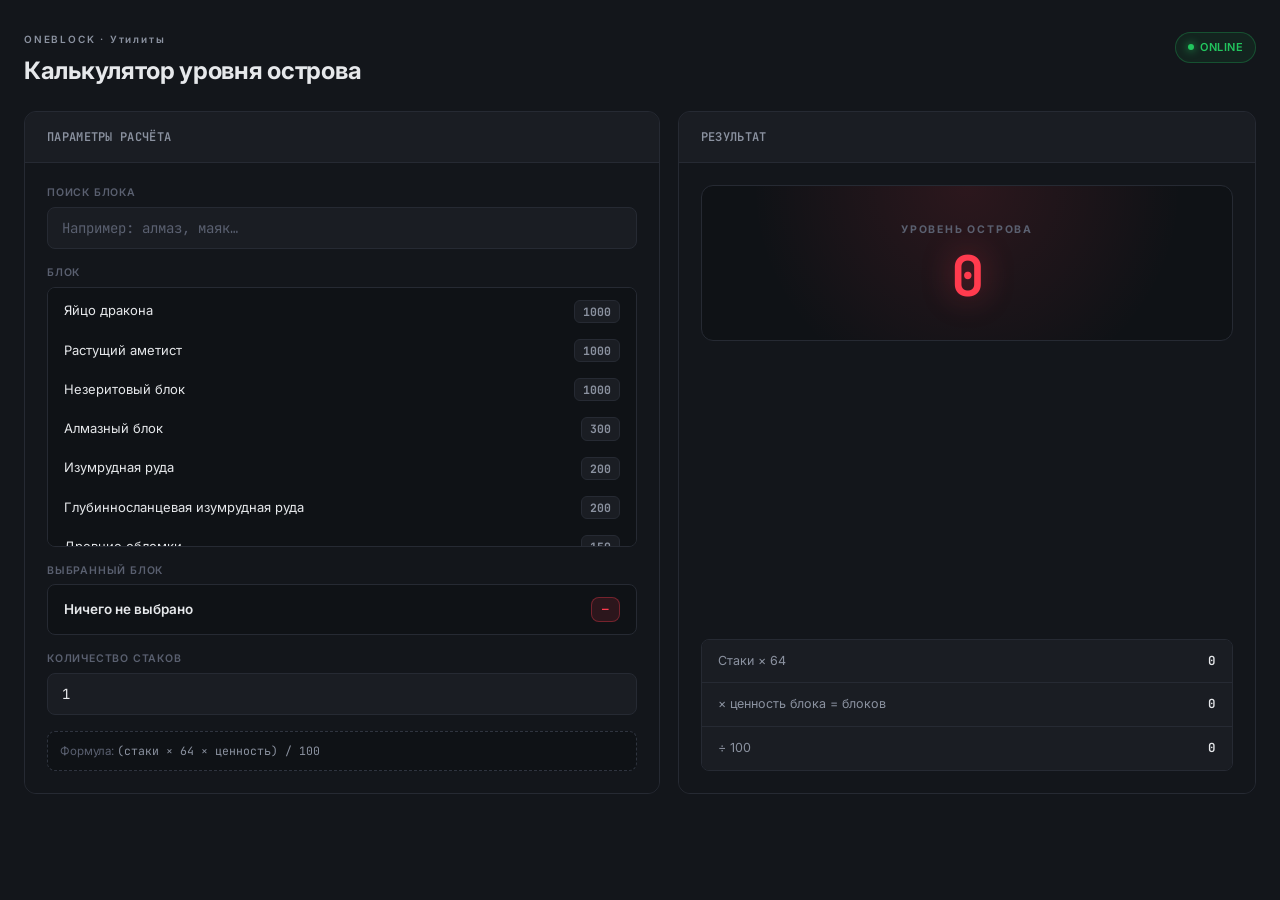
<file: level/index.html>
<!DOCTYPE html>
<html lang="ru">
<head>
<meta charset="UTF-8">
<meta name="viewport" content="width=device-width, initial-scale=1.0">
<title>Калькулятор уровня острова</title>
<link rel="preconnect" href="https://fonts.googleapis.com">
<link rel="preconnect" href="https://fonts.gstatic.com" crossorigin>
<link href="https://fonts.googleapis.com/css2?family=Inter:wght@400;600;700&family=JetBrains+Mono:wght@400;600;700&display=swap" rel="stylesheet">
<script>
(function () {
    var v = Date.now();
    var link = document.createElement('link');
    link.rel = 'stylesheet';
    link.href = 'level.css?v=' + v;
    document.head.appendChild(link);
})();
</script>
</head>
<body>

<div class="wrap">

    <div class="top">
        <div>
            <div class="top-label">ONEBLOCK · Утилиты</div>
            <div class="top-title">Калькулятор уровня острова</div>
        </div>
        <div class="pill pill-green">
            <span class="dot"></span> Online
        </div>
    </div>

    <div class="calc-grid">

        <div class="card">
            <div class="card-head">
                <div class="card-title">Параметры расчёта</div>
            </div>

            <div class="card-body">

                <div class="field">
                    <label class="field-label" for="blockSearch">Поиск блока</label>
                    <div class="search-box">
                        <input id="blockSearch" class="input" type="text" placeholder="Например: алмаз, маяк…" autocomplete="off">
                        <button type="button" id="searchClear" class="search-clear" aria-label="Очистить">×</button>
                    </div>
                </div>

                <div class="field">
                    <label class="field-label">Блок</label>
                    <div id="blockList" class="block-list"></div>
                </div>

                <div class="field">
                    <label class="field-label">Выбранный блок</label>
                    <div class="selected-block" id="selectedBlock">
                        <span class="selected-name">Ничего не выбрано</span>
                        <span class="selected-value vl-badge" id="selectedValue">—</span>
                    </div>
                </div>

                <div class="field">
                    <label class="field-label" for="stacks">Количество стаков</label>
                    <input id="stacks" class="input" type="number" min="0" step="any" value="1">
                </div>

                <div class="field-hint">
                    Формула: <span class="mono">(стаки × 64 × ценность) / 100</span>
                </div>

            </div>
        </div>

        <div class="card">
            <div class="card-head">
                <div class="card-title">Результат</div>
            </div>

            <div class="card-body result-body">

                <div class="result-main">
                    <div class="result-label">Уровень острова</div>
                    <div class="result-value" id="resultLevel">0</div>
                </div>

                <div class="result-rows">
                    <div class="result-row">
                        <span>Стаки × 64</span>
                        <span class="mono" id="outBlocks">0</span>
                    </div>
                    <div class="result-row">
                        <span>× ценность блока = блоков</span>
                        <span class="mono" id="outScore">0</span>
                    </div>
                    <div class="result-row">
                        <span>÷ 100</span>
                        <span class="mono" id="outLevel">0</span>
                    </div>
                </div>
            </div>
        </div>
    </div>
</div>

<script>
(function () {
    var v = Date.now();
    var s = document.createElement('script');
    s.src = 'level.js?v=' + v;
    document.body.appendChild(s);
})();
</script>

</body>
</html>
</file>
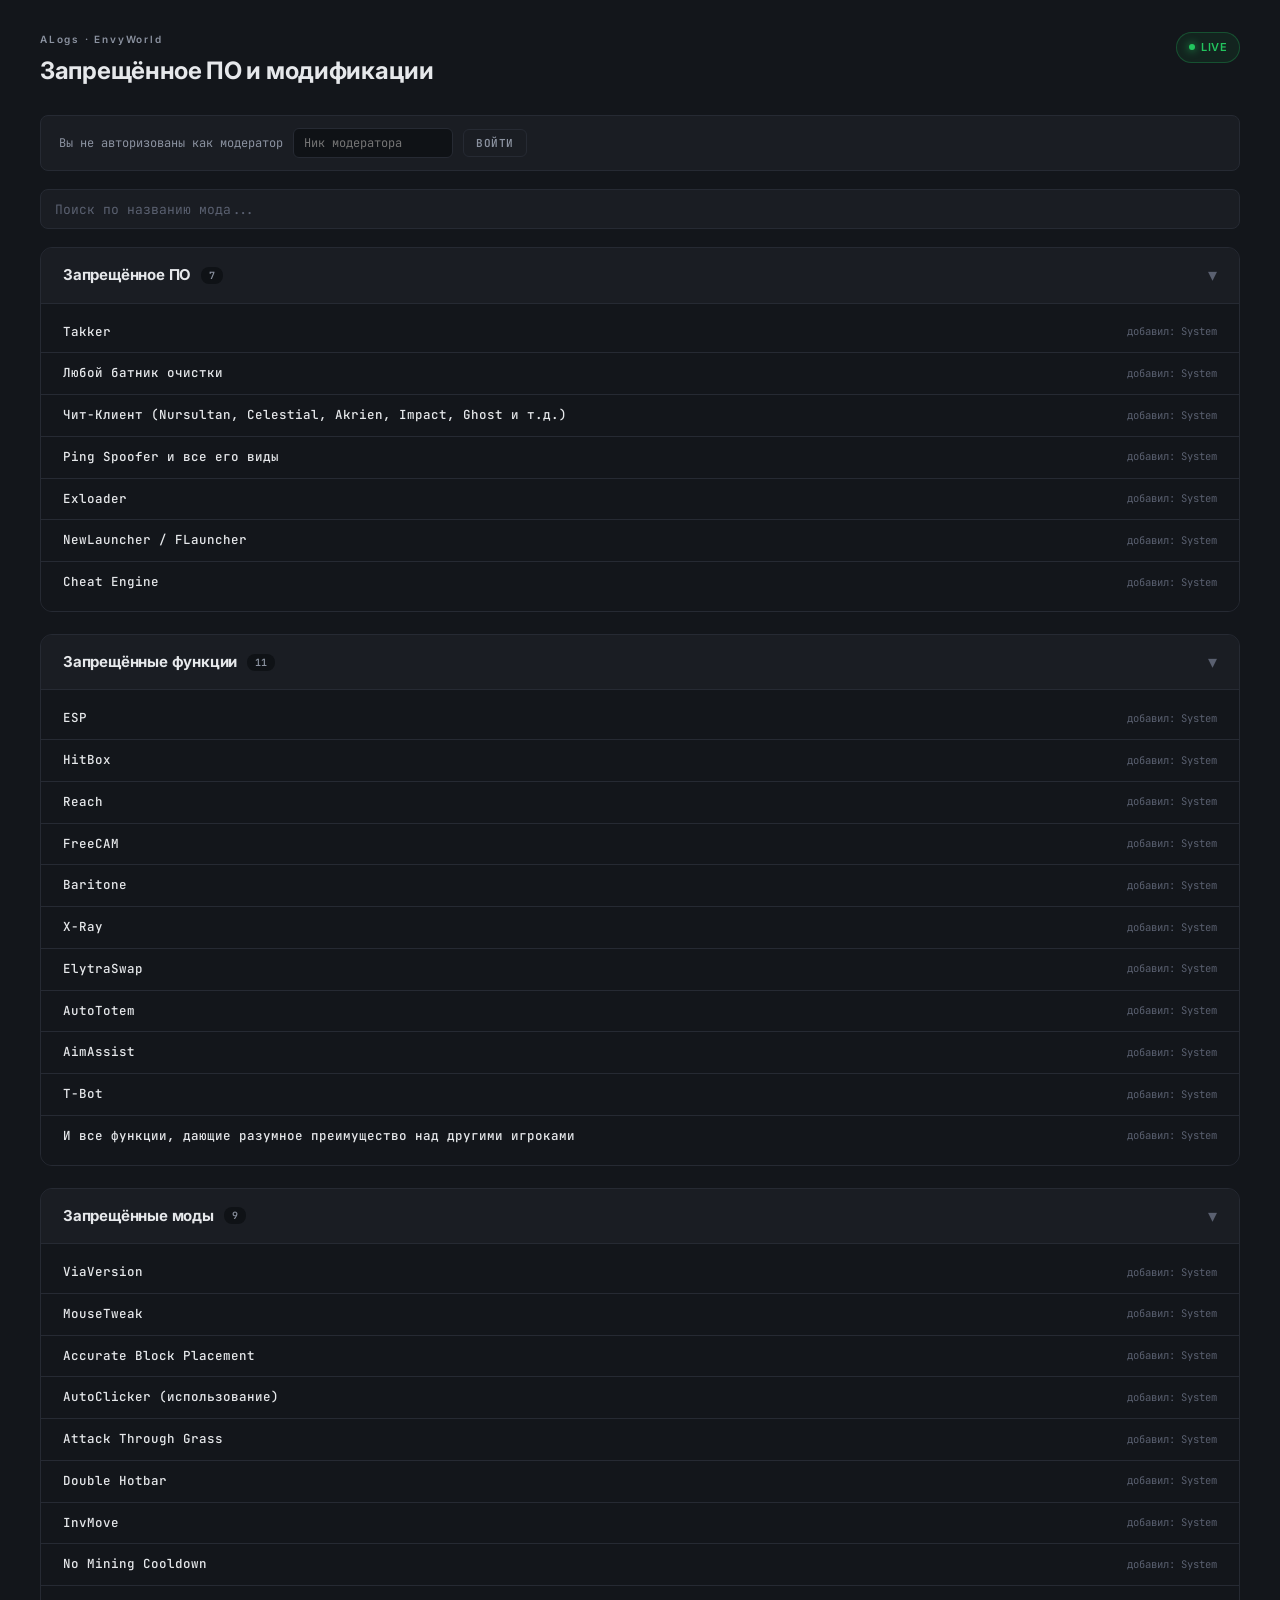
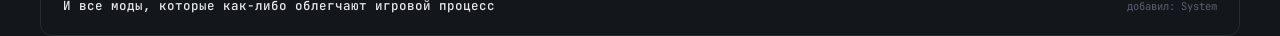
<file: mods/index.html>
<!DOCTYPE html>
<html lang="ru">
<head>
<meta charset="UTF-8">
<meta name="viewport" content="width=device-width, initial-scale=1.0">
<title>akv5 | Моды</title>
<link href="https://fonts.googleapis.com/css2?family=Inter:wght@400;500;600;700&family=JetBrains+Mono:wght@400;500;600&display=swap" rel="stylesheet">
<style>
  * { box-sizing: border-box; margin: 0; padding: 0; }
  :root {
    --bg: #13161b;
    --bg-card: #1a1d23;
    --bg-inset: #0f1216;
    --bg-hover: #21252d;
    --border: #262a33;
    --border-soft: #2f343f;
    --text: #e6e8eb;
    --text-muted: #8b92a0;
    --text-dim: #5a6070;
    --accent: #ff3b4e;
    --accent-hover: #ff5568;
    --accent-soft: rgba(255, 59, 78, 0.12);
    --accent-border: rgba(255, 59, 78, 0.35);
    --green: #22c55e;
    --yellow: #eab308;
    --red: #ef4444;
    --mono: 'JetBrains Mono', monospace;
    --radius: 12px;
    --radius-sm: 8px;
  }
  html, body { height: 100%; }
  body {
    font-family: 'Inter', -apple-system, sans-serif;
    background: var(--bg);
    color: var(--text);
    min-height: 100vh;
    font-size: 14px;
    line-height: 1.5;
    padding: 32px 24px;
    background-attachment: fixed;
  }
  .wrap { max-width: 1200px; margin: 0 auto; }

  .top {
    display: flex;
    justify-content: space-between;
    align-items: flex-start;
    margin-bottom: 26px;
    flex-wrap: wrap;
    gap: 14px;
  }
  .top-label {
    font-size: 10px;
    letter-spacing: 1.8px;
    color: var(--text-muted);
    margin-bottom: 6px;
    font-weight: 600;
  }
  .top-title {
    font-size: 24px;
    font-weight: 700;
    letter-spacing: -0.3px;
    color: var(--text);
  }
  .pill {
    display: inline-flex;
    align-items: center;
    gap: 6px;
    padding: 6px 12px;
    border-radius: 100px;
    font-size: 11px;
    font-weight: 600;
    letter-spacing: 0.5px;
    background: var(--bg-card);
    border: 1px solid var(--border);
    color: var(--text-muted);
    text-transform: uppercase;
  }
  .pill-green {
    color: var(--green);
    background: rgba(34, 197, 94, 0.08);
    border-color: rgba(34, 197, 94, 0.28);
  }
  .pill-green .dot {
    width: 6px; height: 6px; border-radius: 50%;
    background: currentColor;
    box-shadow: 0 0 8px currentColor;
    animation: pulse 2s infinite;
  }
  @keyframes pulse { 0%,100%{opacity:1} 50%{opacity:.4} }

  /* ===== Карточки-секции ===== */
  .section {
    background: var(--bg-card);
    border: 1px solid var(--border);
    border-radius: var(--radius);
    overflow: hidden;
    margin-bottom: 22px;
  }
  .section-head {
    display: flex;
    justify-content: space-between;
    align-items: center;
    padding: 16px 22px;
    border-bottom: 1px solid var(--border);
    background: var(--bg-card);
    cursor: pointer;
    user-select: none;
  }
  .section-head-left {
    display: flex;
    align-items: center;
    gap: 10px;
  }
  .section-title {
    font-size: 15px;
    font-weight: 700;
    letter-spacing: -0.2px;
    color: var(--text);
  }
  .section-count {
    background: var(--bg-inset);
    border-radius: 8px;
    padding: 1px 8px;
    font-size: 10px;
    color: var(--text-muted);
    font-weight: 600;
    font-family: var(--mono);
  }
  .section-toggle {
    color: var(--text-dim);
    font-size: 18px;
    transition: transform 0.2s;
    line-height: 1;
  }
  .section.collapsed .section-toggle { transform: rotate(-90deg); }
  .section.collapsed .section-body { display: none; }

  .section-body {
    padding: 8px 0;
    background: var(--bg);
  }

  /* ===== Список модов ===== */
  .mod-item {
    display: flex;
    justify-content: space-between;
    align-items: center;
    padding: 11px 22px;
    border-bottom: 1px solid var(--border);
    font-family: var(--mono);
    font-size: 12.5px;
    transition: background 0.12s;
  }
  .mod-item:last-child { border-bottom: none; }
  .mod-item:hover { background: var(--bg-hover); }

  .mod-name {
    color: var(--text);
    font-weight: 500;
    word-break: break-word;
  }
  .mod-meta {
    display: flex;
    align-items: center;
    gap: 10px;
    flex-shrink: 0;
    margin-left: 12px;
  }
  .mod-author {
    font-size: 10.5px;
    color: var(--text-dim);
    font-family: var(--mono);
    white-space: nowrap;
  }
  .mod-delete {
    background: transparent;
    border: 1px solid rgba(239, 68, 68, 0.35);
    color: var(--red);
    border-radius: 6px;
    padding: 3px 9px;
    font-size: 11px;
    font-family: var(--mono);
    font-weight: 600;
    cursor: pointer;
    transition: all 0.12s;
    display: none; /* показываем только админу */
  }
  .mod-delete:hover {
    background: rgba(239, 68, 68, 0.12);
    border-color: var(--red);
  }
  .mod-item.empty {
    color: var(--text-dim);
    font-style: italic;
    justify-content: center;
    padding: 24px;
    font-family: inherit;
  }

  /* ===== Форма добавления ===== */
  .add-card {
    background: var(--bg-card);
    border: 1px solid var(--border);
    border-radius: var(--radius);
    padding: 22px;
    margin-bottom: 22px;
  }
  .add-title {
    font-size: 14px;
    font-weight: 700;
    color: var(--text);
    margin-bottom: 16px;
    display: flex;
    align-items: center;
    gap: 8px;
  }
  .add-title::before {
    content: '';
    width: 3px; height: 16px;
    background: var(--accent);
    border-radius: 2px;
    display: inline-block;
  }
  .form-row {
    display: grid;
    grid-template-columns: 180px 1fr 200px auto;
    gap: 10px;
    align-items: end;
  }
  @media (max-width: 800px) {
    .form-row { grid-template-columns: 1fr; }
  }
  .form-group {
    display: flex;
    flex-direction: column;
    gap: 6px;
  }
  .form-group label {
    font-size: 10.5px;
    color: var(--text-muted);
    letter-spacing: 0.1em;
    text-transform: uppercase;
    font-weight: 600;
  }
  .form-group select,
  .form-group input {
    width: 100%;
    height: 40px;
    background: var(--bg-inset);
    border: 1px solid var(--border);
    border-radius: var(--radius-sm);
    color: var(--text);
    font-family: var(--mono);
    font-size: 13px;
    padding: 0 12px;
    outline: none;
    transition: border-color 0.15s, background 0.15s;
  }
  .form-group select:hover,
  .form-group input:hover { background: var(--bg-hover); }
  .form-group select:focus,
  .form-group input:focus { border-color: var(--accent); }
  .form-group input::placeholder { color: var(--text-dim); }

  .btn-add {
    height: 40px;
    background: var(--accent);
    border: none;
    border-radius: var(--radius-sm);
    color: #fff;
    font-family: inherit;
    font-size: 12px;
    font-weight: 700;
    letter-spacing: 0.5px;
    padding: 0 20px;
    cursor: pointer;
    text-transform: uppercase;
    transition: background 0.15s;
    white-space: nowrap;
  }
  .btn-add:hover { background: var(--accent-hover); }
  .btn-add:disabled { opacity: 0.4; cursor: not-allowed; }

  .form-msg {
    margin-top: 12px;
    font-size: 12px;
    font-family: var(--mono);
    min-height: 16px;
  }
  .form-msg.ok { color: var(--green); }
  .form-msg.err { color: var(--red); }

  /* ===== Блок статуса авторизации ===== */
  .auth-bar {
    display: flex;
    align-items: center;
    gap: 10px;
    padding: 12px 18px;
    background: var(--bg-card);
    border: 1px solid var(--border);
    border-radius: var(--radius-sm);
    margin-bottom: 18px;
    font-size: 12px;
    font-family: var(--mono);
    flex-wrap: wrap;
  }
  .auth-bar .who {
    color: var(--text-muted);
  }
  .auth-bar .who b { color: var(--text); }
  .auth-bar input {
    background: var(--bg-inset);
    border: 1px solid var(--border);
    border-radius: 6px;
    color: var(--text);
    font-family: var(--mono);
    font-size: 12px;
    padding: 6px 10px;
    outline: none;
    width: 160px;
  }
  .auth-bar input:focus { border-color: var(--accent); }
  .auth-bar .btn-sm {
    background: transparent;
    border: 1px solid var(--border);
    border-radius: 6px;
    color: var(--text-muted);
    font-family: inherit;
    font-size: 11px;
    font-weight: 600;
    padding: 6px 12px;
    cursor: pointer;
    transition: all 0.12s;
    text-transform: uppercase;
    letter-spacing: 0.5px;
  }
  .auth-bar .btn-sm:hover { border-color: var(--accent); color: var(--accent); }

  .admin-badge {
    display: inline-flex;
    align-items: center;
    gap: 5px;
    background: rgba(255, 59, 78, 0.1);
    border: 1px solid var(--accent-border);
    color: var(--accent);
    border-radius: 100px;
    padding: 3px 10px;
    font-size: 10px;
    font-weight: 700;
    text-transform: uppercase;
    letter-spacing: 0.5px;
  }

  /* ===== Поиск ===== */
  .search-wrap {
    position: relative;
    margin-bottom: 18px;
  }
  .search-wrap input {
    width: 100%;
    height: 40px;
    background: var(--bg-card);
    border: 1px solid var(--border);
    border-radius: var(--radius-sm);
    color: var(--text);
    font-family: var(--mono);
    font-size: 13px;
    padding: 0 14px;
    outline: none;
    transition: border-color 0.15s;
  }
  .search-wrap input:focus { border-color: var(--accent); }
  .search-wrap input::placeholder { color: var(--text-dim); }

  /* ===== Скроллбар ===== */
  ::-webkit-scrollbar { width: 8px; height: 8px; }
  ::-webkit-scrollbar-track { background: transparent; }
  ::-webkit-scrollbar-thumb { background: var(--border-soft); border-radius: 4px; }
  ::-webkit-scrollbar-thumb:hover { background: #3a3f4a; }

  @media (max-width: 600px) {
    body { padding: 20px 14px; }
    .top-title { font-size: 18px; }
    .mod-item { padding: 10px 16px; flex-direction: column; align-items: flex-start; gap: 6px; }
    .mod-meta { margin-left: 0; }
  }
</style>
</head>
<body>
<div class="wrap">

  <!-- Шапка -->
  <header class="top">
    <div>
      <div class="top-label">ALogs · EnvyWorld</div>
      <h1 class="top-title">Запрещённое ПО и модификации</h1>
    </div>
    <span class="pill pill-green">
      <span class="dot"></span> LIVE
    </span>
  </header>

  <!-- Панель авторизации -->
  <div class="auth-bar" id="authBar">
    <span class="who" id="authWho">Вы не авторизованы как модератор</span>
    <input type="text" id="moderInput" placeholder="Ник модератора" list="moderList" autocomplete="off">
    <datalist id="moderList"></datalist>
    <button class="btn-sm" id="btnAuth">Войти</button>
    <button class="btn-sm" id="btnLogout" style="display:none;">Выйти</button>
  </div>

  <!-- Поиск -->
  <div class="search-wrap">
    <input type="text" id="searchInput" placeholder="Поиск по названию мода..." autocomplete="off">
  </div>

  <!-- Форма добавления -->
  <div class="add-card" id="addCard" style="display:none;">
    <div class="add-title">Добавить запрещённый мод</div>
    <div class="form-row">
      <div class="form-group">
        <label>Раздел</label>
        <select id="formSection">
          <option value="software">Запрещённое ПО</option>
          <option value="functions">Запрещённые функции</option>
          <option value="mods" selected>Запрещённые моды</option>
        </select>
      </div>
      <div class="form-group">
        <label>Название</label>
        <input type="text" id="formName" placeholder="Например: Baritone" autocomplete="off">
      </div>
      <div class="form-group">
        <label>Добавил (модератор)</label>
        <input type="text" id="formAuthor" placeholder="EW_Moder1" list="moderList" autocomplete="off" readonly>
      </div>
      <button class="btn-add" id="btnAdd">Добавить</button>
    </div>
    <div class="form-msg" id="formMsg"></div>
  </div>

  <!-- Секции со списками -->
  <div id="sectionsContainer"></div>

</div>

<script>
(function () {
  'use strict';

  // ===== Конфигурация =====
  const ADMIN_IP = '95.188.76.229';          // твой IP
  const IP_API = 'https://api.ipify.org?format=json';
  const STORAGE_KEY = 'envyworld_forbidden_mods_v1';
  const MODERATORS = [
    'EW_Moder1', 'EW_Moder2', 'EW_Moder3', 'EW_Moder4',
    'EW_Moder5', 'EW_Moder6', 'EW_Moder7',
    'EW_Moder7_1', 'EW_Moder7_2', 'EW_Moder7_3'
  ];

  // ===== Предзаполненный список =====
  const DEFAULT_DATA = {
    software: [
      { name: 'Takker', addedBy: 'System' },
      { name: 'Любой батник очистки', addedBy: 'System' },
      { name: 'Чит-Клиент (Nursultan, Celestial, Akrien, Impact, Ghost и т.д.)', addedBy: 'System' },
      { name: 'Ping Spoofer и все его виды', addedBy: 'System' },
      { name: 'Exloader', addedBy: 'System' },
      { name: 'NewLauncher / FLauncher', addedBy: 'System' },
      { name: 'Cheat Engine', addedBy: 'System' }
    ],
    functions: [
      { name: 'ESP', addedBy: 'System' },
      { name: 'HitBox', addedBy: 'System' },
      { name: 'Reach', addedBy: 'System' },
      { name: 'FreeCAM', addedBy: 'System' },
      { name: 'Baritone', addedBy: 'System' },
      { name: 'X-Ray', addedBy: 'System' },
      { name: 'ElytraSwap', addedBy: 'System' },
      { name: 'AutoTotem', addedBy: 'System' },
      { name: 'AimAssist', addedBy: 'System' },
      { name: 'T-Bot', addedBy: 'System' },
      { name: 'И все функции, дающие разумное преимущество над другими игроками', addedBy: 'System' }
    ],
    mods: [
      { name: 'ViaVersion', addedBy: 'System' },
      { name: 'MouseTweak', addedBy: 'System' },
      { name: 'Accurate Block Placement', addedBy: 'System' },
      { name: 'AutoClicker (использование)', addedBy: 'System' },
      { name: 'Attack Through Grass', addedBy: 'System' },
      { name: 'Double Hotbar', addedBy: 'System' },
      { name: 'InvMove', addedBy: 'System' },
      { name: 'No Mining Cooldown', addedBy: 'System' },
      { name: 'И все моды, которые как-либо облегчают игровой процесс', addedBy: 'System' }
    ]
  };

  const SECTION_LABELS = {
    software: 'Запрещённое ПО',
    functions: 'Запрещённые функции',
    mods: 'Запрещённые моды'
  };

  // ===== Состояние =====
  let data = null;
  let currentModer = localStorage.getItem('envyworld_moder') || '';
  let isAdmin = false;
  let searchQuery = '';

  // ===== Утилиты =====
  function el(id) { return document.getElementById(id); }
  function esc(s) {
    if (s == null) return '';
    return String(s)
      .replace(/&/g, '&amp;')
      .replace(/</g, '&lt;')
      .replace(/>/g, '&gt;')
      .replace(/"/g, '&quot;')
      .replace(/'/g, '&#39;');
  }
  function loadData() {
    try {
      const raw = localStorage.getItem(STORAGE_KEY);
      if (raw) {
        data = JSON.parse(raw);
        // гарантируем наличие всех ключей
        ['software','functions','mods'].forEach(function (k) {
          if (!Array.isArray(data[k])) data[k] = [];
        });
      } else {
        data = JSON.parse(JSON.stringify(DEFAULT_DATA));
        saveData();
      }
    } catch (e) {
      data = JSON.parse(JSON.stringify(DEFAULT_DATA));
    }
  }
  function saveData() {
    localStorage.setItem(STORAGE_KEY, JSON.stringify(data));
  }

  // ===== Проверка IP =====
  async function checkAdmin() {
    try {
      const res = await fetch(IP_API);
      const json = await res.json();
      isAdmin = (json.ip === ADMIN_IP);
    } catch (e) {
      isAdmin = false;
    }
    updateAuthUI();
  }

  // ===== UI авторизации =====
  function updateAuthUI() {
    const who = el('authWho');
    const input = el('moderInput');
    const btnAuth = el('btnAuth');
    const btnLogout = el('btnLogout');
    const addCard = el('addCard');
    const formAuthor = el('formAuthor');

    // datalist модераторов
    const dl = el('moderList');
    dl.innerHTML = MODERATORS.map(function (m) { return '<option value="' + esc(m) + '">'; }).join('');

    if (isAdmin) {
      who.innerHTML = '<span class="admin-badge">ADMIN</span> <b>akv5</b> — полный доступ';
      input.style.display = 'none';
      btnAuth.style.display = 'none';
      btnLogout.style.display = 'none';
      addCard.style.display = '';
      formAuthor.value = 'akv5';
      formAuthor.readOnly = true;
    } else if (currentModer) {
      who.innerHTML = 'Вы вошли как <b>' + esc(currentModer) + '</b>';
      input.style.display = 'none';
      btnAuth.style.display = 'none';
      btnLogout.style.display = '';
      addCard.style.display = '';
      formAuthor.value = currentModer;
      formAuthor.readOnly = true;
    } else {
      who.textContent = 'Вы не авторизованы как модератор';
      input.style.display = '';
      btnAuth.style.display = '';
      btnLogout.style.display = 'none';
      addCard.style.display = 'none';
      formAuthor.value = '';
      formAuthor.readOnly = true;
    }
    renderSections();
  }

  // ===== Рендер секций =====
  function renderSections() {
    const container = el('sectionsContainer');
    const q = searchQuery.toLowerCase();
    let html = '';

    ['software','functions','mods'].forEach(function (key) {
      let items = data[key] || [];
      if (q) {
        items = items.filter(function (it) {
          return it.name.toLowerCase().indexOf(q) !== -1;
        });
      }
      const count = items.length;
      const label = SECTION_LABELS[key];

      html += '<div class="section" data-section="' + key + '">';
      html += '  <div class="section-head" data-toggle="' + key + '">';
      html += '    <div class="section-head-left">';
      html += '      <span class="section-title">' + esc(label) + '</span>';
      html += '      <span class="section-count">' + count + '</span>';
      html += '    </div>';
      html += '    <span class="section-toggle">▾</span>';
      html += '  </div>';
      html += '  <div class="section-body">';

      if (!items.length) {
        html += '<div class="mod-item empty">Ничего не найдено</div>';
      } else {
        items.forEach(function (item, idx) {
          const realIndex = data[key].indexOf(item); // индекс в исходном массиве
          html += '<div class="mod-item" data-key="' + key + '" data-index="' + realIndex + '">';
          html += '  <span class="mod-name">' + esc(item.name) + '</span>';
          html += '  <span class="mod-meta">';
          html += '    <span class="mod-author">добавил: ' + esc(item.addedBy || '—') + '</span>';
          if (isAdmin) {
            html += '    <button class="mod-delete" data-key="' + key + '" data-index="' + realIndex + '" title="Удалить">✕</button>';
          }
          html += '  </span>';
          html += '</div>';
        });
      }

      html += '  </div>';
      html += '</div>';
    });

    container.innerHTML = html;

    // обработчики сворачивания
    container.querySelectorAll('.section-head').forEach(function (head) {
      head.addEventListener('click', function () {
        const section = head.closest('.section');
        section.classList.toggle('collapsed');
      });
    });

    // обработчики удаления
    if (isAdmin) {
      container.querySelectorAll('.mod-delete').forEach(function (btn) {
        btn.addEventListener('click', function (e) {
          e.stopPropagation();
          const key = btn.getAttribute('data-key');
          const index = parseInt(btn.getAttribute('data-index'), 10);
          if (isNaN(index)) return;
          if (!confirm('Удалить «' + data[key][index].name + '»?')) return;
          data[key].splice(index, 1);
          saveData();
          renderSections();
        });
      });
    }
  }

  // ===== Добавление =====
  function addItem() {
    const section = el('formSection').value;
    const name = el('formName').value.trim();
    const author = isAdmin ? 'akv5' : currentModer;
    const msg = el('formMsg');

    if (!name) {
      msg.className = 'form-msg err';
      msg.textContent = 'Введите название мода.';
      return;
    }
    if (!author) {
      msg.className = 'form-msg err';
      msg.textContent = 'Вы не авторизованы как модератор.';
      return;
    }
    if (!isAdmin && MODERATORS.indexOf(author) === -1) {
      msg.className = 'form-msg err';
      msg.textContent = 'Ник «' + author + '» не найден в списке модераторов.';
      return;
    }

    // проверка на дубликат (регистронезависимо)
    const exists = (data[section] || []).some(function (it) {
      return it.name.toLowerCase() === name.toLowerCase();
    });
    if (exists) {
      msg.className = 'form-msg err';
      msg.textContent = 'Такой мод уже есть в этом разделе.';
      return;
    }

    data[section].push({ name: name, addedBy: author });
    saveData();
    el('formName').value = '';
    msg.className = 'form-msg ok';
    msg.textContent = 'Добавлено: «' + name + '» от ' + author;
    renderSections();
  }

  // ===== Авторизация модератора =====
  function doAuth() {
    const val = el('moderInput').value.trim();
    if (!val) return;
    if (MODERATORS.indexOf(val) === -1) {
      alert('Ник «' + val + '» не найден в списке модераторов.');
      return;
    }
    currentModer = val;
    localStorage.setItem('envyworld_moder', currentModer);
    updateAuthUI();
  }

  function doLogout() {
    currentModer = '';
    localStorage.removeItem('envyworld_moder');
    updateAuthUI();
  }

  // ===== Инициализация =====
  function init() {
    loadData();
    renderSections();

    // поиск
    const searchInput = el('searchInput');
    searchInput.addEventListener('input', function (e) {
      searchQuery = e.target.value.trim();
      renderSections();
    });

    // кнопки авторизации
    el('btnAuth').addEventListener('click', doAuth);
    el('moderInput').addEventListener('keydown', function (e) {
      if (e.key === 'Enter') doAuth();
    });
    el('btnLogout').addEventListener('click', doLogout);

    // добавление
    el('btnAdd').addEventListener('click', addItem);
    el('formName').addEventListener('keydown', function (e) {
      if (e.key === 'Enter') addItem();
    });

    // проверка IP
    checkAdmin();
  }

  if (document.readyState === 'loading') {
    document.addEventListener('DOMContentLoaded', init);
  } else {
    init();
  }
})();
</script>
</body>
</html>
</file>
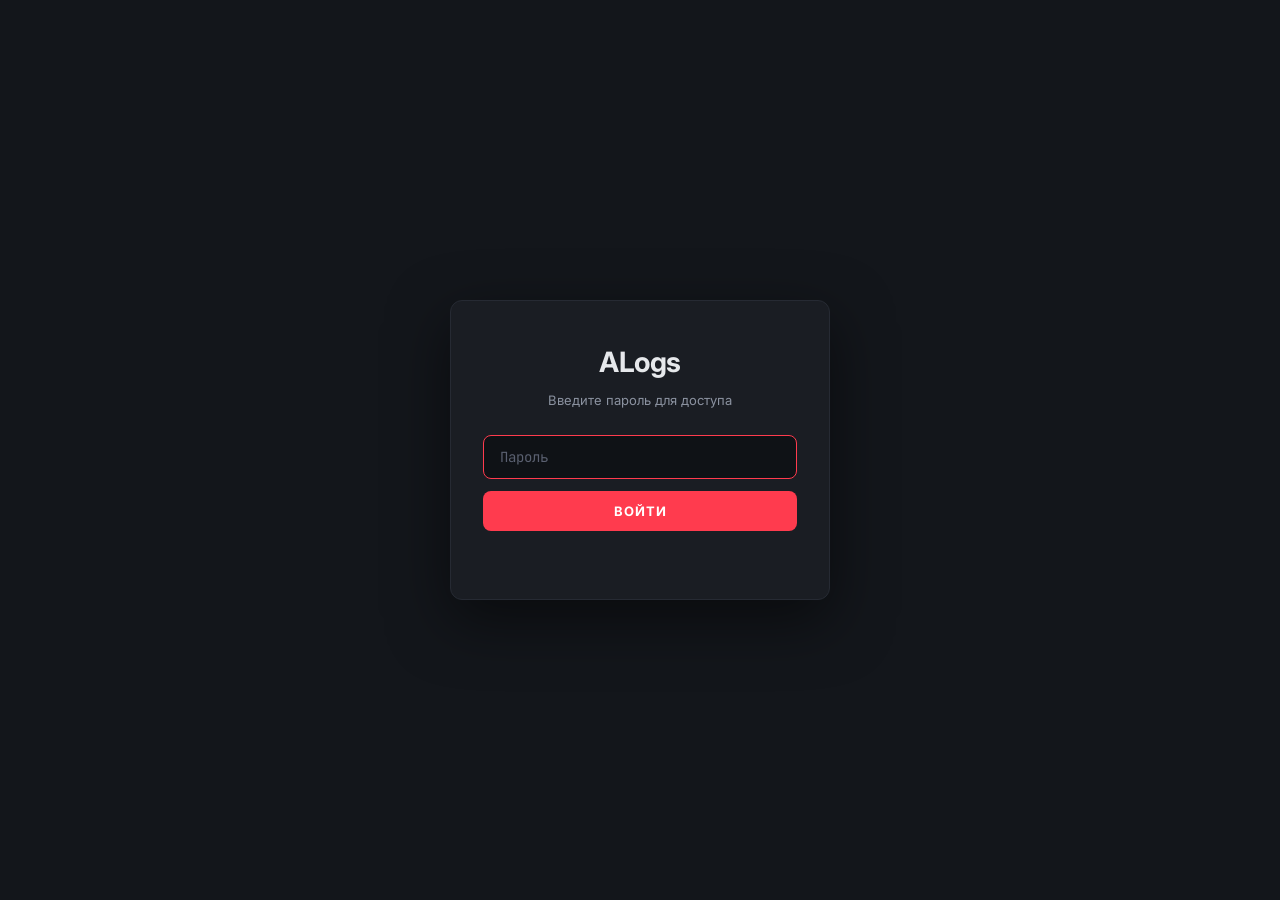
<file: mod/logs.html>
<!DOCTYPE html>
<html lang="ru">
<head>
<meta charset="UTF-8">
<meta name="viewport" content="width=device-width, initial-scale=1.0">
<title>ALogs</title>
<link href="https://fonts.googleapis.com/css2?family=Inter:wght@400;500;600;700&family=JetBrains+Mono:wght@400;500;600&display=swap" rel="stylesheet">
<link rel="stylesheet" href="style.css?v=22">
</head>
<body>

<div id="auth-gate" class="auth-gate">
    <div class="auth-card">
        <div class="auth-title">ALogs</div>
        <div class="auth-subtitle">Введите пароль для доступа</div>
        <input type="password" id="auth-input" placeholder="Пароль" autocomplete="off">
        <button id="auth-btn">ВОЙТИ</button>
        <div id="auth-error" class="auth-error"></div>
    </div>
</div>

<main class="wrap" id="main-wrap" style="display:none;">

    <header class="top">
        <div>
            <div class="top-label">LIVE</div>
            <h1 class="top-title">Логи сервера</h1>
        </div>
        <span class="pill pill-green" id="status-pill">
            <span class="dot"></span> ОНЛАЙН
        </span>
    </header>

    <div class="controls">
        <div class="search-box">
            <input type="text" id="search-input" placeholder="Поиск по нику..." autocomplete="off">
            <button id="search-clear" class="search-clear" title="Очистить">×</button>
        </div>
        <select id="server-select" class="server-select"></select>
        <input type="date" id="date-input" class="date-input">
        <button id="date-today" class="date-btn" title="Сегодня">Сегодня</button>
    </div>

    <nav class="tabs" id="tabs">
        <button class="tab active" data-tab="grim">GrimAC <span class="count" id="count-grim">0</span></button>
        <button class="tab" data-tab="vulcan">Vulcan <span class="count" id="count-vulcan">0</span></button>
        <button class="tab" data-tab="matrix">Matrix <span class="count" id="count-matrix">0</span></button>
        <button class="tab" data-tab="chat">Чат <span class="count" id="count-chat">0</span></button>
        <button class="tab" data-tab="commands">Команды <span class="count" id="count-commands">0</span></button>
        <button class="tab" data-tab="votes">Вопросы дня <span class="count" id="count-votes">0</span></button>
    </nav>

    <section class="feed">
        <div class="feed-head">
            <span class="feed-head-left" id="feed-title">grim</span>
            <span class="pill pill-green small"><span class="dot"></span> LIVE</span>
        </div>
        <div class="feed-body" id="feed-body">
            <div class="feed-empty">Ожидание данных...</div>
        </div>
        <div class="feed-pagination" id="feed-pagination"></div>
    </section>
</main>

<button id="rules-toggle" class="rules-toggle" aria-label="Открыть правила">
    <svg width="20" height="20" viewBox="0 0 24 24" fill="none" stroke="currentColor" stroke-width="2">
        <path d="M4 19.5A2.5 2.5 0 0 1 6.5 17H20"></path>
        <path d="M6.5 2H20v20H6.5A2.5 2.5 0 0 1 4 19.5v-15A2.5 2.5 0 0 1 6.5 2z"></path>
    </svg>
</button>

<aside id="rules-panel" class="rules-panel">
    <div class="rules-header">
        <h3>Правила EnvyWorld</h3>
        <button id="rules-close" class="rules-close" aria-label="Закрыть">&times;</button>
    </div>
    <div class="rules-selects">
        <div class="rules-select-row">
            <label class="rules-label">Раздел</label>
            <select id="rules-section"></select>
        </div>
    </div>
    <div class="rules-content" id="rules-content">
        <div class="rules-loading">Загрузка правил...</div>
    </div>
</aside>

<script src="app.js?v=23"></script>
<script src="rules.js?v=4"></script>
</body>
</html>
</file>
<file: mod/style.css>
* { box-sizing: border-box; margin: 0; padding: 0; }

:root {
    --bg: #13161b;
    --bg-card: #1a1d23;
    --bg-inset: #0f1216;
    --bg-hover: #21252d;
    --border: #262a33;
    --border-soft: #2f343f;
    --text: #e6e8eb;
    --text-muted: #8b92a0;
    --text-dim: #5a6070;
    --accent: #ff3b4e;
    --accent-hover: #ff5568;
    --accent-soft: rgba(255, 59, 78, 0.12);
    --accent-border: rgba(255, 59, 78, 0.35);
    --green: #22c55e;
    --yellow: #eab308;
    --red: #ef4444;
    --blue: #3b82f6;
    --mono: 'JetBrains Mono', monospace;
    --radius: 12px;
    --radius-sm: 8px;
}

html, body { height: 100%; }

body {
    font-family: 'Inter', -apple-system, sans-serif;
    background: var(--bg);
    color: var(--text);
    min-height: 100vh;
    font-size: 14px;
    line-height: 1.5;
    padding: 32px 24px;
    background-attachment: fixed;
}

.wrap { max-width: 1400px; margin: 0 auto; }

.top {
    display: flex;
    justify-content: space-between;
    align-items: flex-start;
    margin-bottom: 22px;
}

.top-label {
    font-size: 10px;
    letter-spacing: 1.8px;
    color: var(--text-muted);
    margin-bottom: 6px;
    font-weight: 600;
}

.top-title {
    font-size: 24px;
    font-weight: 700;
    letter-spacing: -0.3px;
    color: var(--text);
}

.pill {
    display: inline-flex;
    align-items: center;
    gap: 6px;
    padding: 6px 12px;
    border-radius: 100px;
    font-size: 11px;
    font-weight: 600;
    letter-spacing: 0.5px;
    background: var(--bg-card);
    border: 1px solid var(--border);
    color: var(--text-muted);
    text-transform: uppercase;
}

.pill-green {
    color: var(--green);
    background: rgba(34, 197, 94, 0.08);
    border-color: rgba(34, 197, 94, 0.28);
}

.pill-red {
    color: var(--red);
    background: rgba(239, 68, 68, 0.08);
    border-color: rgba(239, 68, 68, 0.28);
}

.pill-green .dot,
.pill-red .dot {
    width: 6px;
    height: 6px;
    border-radius: 50%;
    background: currentColor;
    box-shadow: 0 0 8px currentColor;
    animation: pulse 2s infinite;
}

.pill.small { padding: 4px 10px; font-size: 10px; }

@keyframes pulse {
    0%, 100% { opacity: 1; }
    50% { opacity: 0.4; }
}

.tabs {
    display: flex;
    gap: 4px;
    margin-bottom: 16px;
    border-bottom: 1px solid var(--border);
    overflow-x: auto;
    scrollbar-width: none;
}
.tabs::-webkit-scrollbar { display: none; }

.tab {
    background: transparent;
    border: none;
    color: var(--text-muted);
    font-family: inherit;
    font-size: 13px;
    font-weight: 600;
    padding: 12px 16px;
    cursor: pointer;
    border-bottom: 2px solid transparent;
    transition: color 0.15s ease, border-color 0.15s ease;
    text-transform: uppercase;
    letter-spacing: 0.5px;
    white-space: nowrap;
}

.tab:hover { color: var(--text); }

.tab.active {
    color: var(--accent);
    border-bottom-color: var(--accent);
}

.tab .count {
    display: inline-block;
    background: var(--bg-inset);
    border-radius: 8px;
    padding: 1px 7px;
    font-size: 10px;
    margin-left: 6px;
    color: var(--text-muted);
    font-weight: 600;
}

.tab.active .count {
    background: var(--accent-soft);
    color: var(--accent);
}

.feed {
    background: var(--bg-card);
    border: 1px solid var(--border);
    border-radius: var(--radius);
    overflow: hidden;
    position: relative;
    display: flex;
    flex-direction: column;
    max-height: calc(100vh - 240px);
    min-height: 400px;
}

.feed-head {
    display: flex;
    justify-content: space-between;
    align-items: center;
    padding: 16px 22px;
    border-bottom: 1px solid var(--border);
    background: var(--bg-card);
}

.feed-head-left {
    font-family: var(--mono);
    font-size: 12px;
    color: var(--text-muted);
    letter-spacing: 0.3px;
}

.feed-body {
    flex: 1 1 auto;
    overflow-y: auto;
    font-family: var(--mono);
    font-size: 12px;
    min-height: 0;
    background: var(--bg);
}

.feed-table {
    width: 100%;
    border-collapse: collapse;
}

.feed-table thead th {
    position: sticky;
    top: 0;
    background: var(--bg-inset);
    color: var(--text-dim);
    font-size: 10.5px;
    font-weight: 600;
    text-transform: uppercase;
    letter-spacing: 0.8px;
    padding: 12px 18px;
    text-align: left;
    border-bottom: 1px solid var(--border);
    z-index: 1;
}

.feed-table tbody td {
    padding: 12px 18px;
    border-bottom: 1px solid var(--border);
    color: var(--text);
    vertical-align: top;
}

.feed-table tbody tr:last-child td { border-bottom: none; }
.feed-table tbody tr:hover { background: var(--bg-hover); }

.col-time   { color: var(--text-dim); white-space: nowrap; width: 90px; }
.col-player { color: #fff; font-weight: 600; width: 180px; }
.col-type   { color: var(--accent); font-weight: 600; width: 140px; }
.col-detail { color: var(--text-muted); }
.col-vl     { width: 70px; }
.col-ping   { width: 70px; color: var(--text-muted); }
.col-world  { width: 120px; color: var(--text-muted); }
.col-server { width: 90px; }
.col-source { width: 100px; }
.col-question { width: 40%; color: var(--text); }

.vl-badge {
    display: inline-block;
    font-size: 10.5px;
    font-weight: 700;
    padding: 2px 8px;
    border-radius: var(--radius-sm);
    background: var(--accent-soft);
    color: var(--accent);
    border: 1px solid var(--accent-border);
}

.vl-badge.low {
    background: rgba(234, 179, 8, 0.1);
    color: var(--yellow);
    border-color: rgba(234, 179, 8, 0.3);
}

.vl-badge.high {
    background: rgba(239, 68, 68, 0.12);
    color: var(--red);
    border-color: rgba(239, 68, 68, 0.35);
}

.feed-empty {
    padding: 48px 16px;
    text-align: center;
    color: var(--text-dim);
    font-size: 13px;
}

.server-badge {
    display: inline-block;
    font-size: 10px;
    font-weight: 700;
    padding: 2px 8px;
    border-radius: var(--radius-sm);
    text-transform: uppercase;
    letter-spacing: 0.5px;
    background: rgba(249, 115, 22, 0.1);
    color: #f97316;
    border: 1px solid rgba(249, 115, 22, 0.3);
    white-space: nowrap;
}

.source-badge {
    display: inline-block;
    font-size: 10px;
    font-weight: 700;
    padding: 2px 8px;
    border-radius: var(--radius-sm);
    text-transform: uppercase;
    letter-spacing: 0.5px;
}

.source-grim {
    background: rgba(34, 197, 94, 0.12);
    color: #22c55e;
    border: 1px solid rgba(34, 197, 94, 0.32);
}
.source-vulcan {
    background: rgba(239, 68, 68, 0.12);
    color: #ef4444;
    border: 1px solid rgba(239, 68, 68, 0.32);
}
.source-matrix {
    background: rgba(56, 189, 248, 0.12);
    color: #38bdf8;
    border: 1px solid rgba(56, 189, 248, 0.32);
}
.source-chat {
    background: rgba(168, 85, 247, 0.12);
    color: #a855f7;
    border: 1px solid rgba(168, 85, 247, 0.32);
}
.source-commands {
    background: rgba(16, 185, 129, 0.12);
    color: #10b981;
    border: 1px solid rgba(16, 185, 129, 0.32);
}
.source-votes {
    background: rgba(251, 191, 36, 0.12);
    color: #fbbf24;
    border: 1px solid rgba(251, 191, 36, 0.32);
}

::-webkit-scrollbar { width: 8px; height: 8px; }
::-webkit-scrollbar-track { background: transparent; }
::-webkit-scrollbar-thumb {
    background: var(--border-soft);
    border-radius: 4px;
}
::-webkit-scrollbar-thumb:hover { background: #3a3f4a; }

.controls {
    display: flex;
    flex-wrap: wrap;
    gap: 10px;
    margin-bottom: 16px;
    align-items: center;
}

.search-box {
    position: relative;
    width: 260px;
    flex-shrink: 0;
}

.search-box input {
    width: 100%;
    background: var(--bg-card);
    border: 1px solid var(--border);
    border-radius: var(--radius-sm);
    color: var(--text);
    font-family: var(--mono);
    font-size: 13px;
    padding: 0 36px 0 14px;
    outline: none;
    height: 40px;
    box-sizing: border-box;
    transition: border-color 0.15s, background 0.15s;
}

.search-box input:focus {
    border-color: var(--accent);
    background: var(--bg-hover);
}
.search-box input::placeholder { color: var(--text-dim); }

.search-clear {
    position: absolute;
    right: 6px;
    top: 50%;
    transform: translateY(-50%);
    background: transparent;
    border: none;
    color: var(--text-muted);
    font-size: 20px;
    line-height: 1;
    cursor: pointer;
    width: 28px;
    height: 28px;
    border-radius: 6px;
    display: none;
}
.search-clear.visible { display: block; }
.search-clear:hover { background: var(--border); color: var(--text); }

.server-select,
.date-input,
.date-btn {
    height: 40px;
    box-sizing: border-box;
    background: var(--bg-card);
    border: 1px solid var(--border);
    border-radius: var(--radius-sm);
    color: var(--text);
    font-family: var(--mono);
    font-size: 13px;
    outline: none;
    transition: border-color 0.15s, background 0.15s, color 0.15s;
}

.server-select {
    padding: 0 12px;
    min-width: 130px;
    cursor: pointer;
}

.date-input {
    width: 150px;
    padding: 0 12px;
    color-scheme: dark;
    cursor: pointer;
    font-family: var(--mono);
}

.server-select:hover,
.date-input:hover {
    background: var(--bg-hover);
}

.server-select:focus,
.date-input:focus {
    border-color: var(--accent);
}

.date-input::-webkit-calendar-picker-indicator {
    cursor: pointer;
    opacity: 0.7;
    filter: invert(1);
    padding: 0;
    margin: 0 0 0 4px;
}
.date-input::-webkit-calendar-picker-indicator:hover { opacity: 1; }

.date-btn {
    padding: 0 16px;
    color: var(--text-muted);
    font-family: inherit;
    font-size: 12px;
    font-weight: 600;
    cursor: pointer;
    text-transform: uppercase;
    letter-spacing: 0.5px;
}

.date-btn:hover {
    border-color: var(--accent);
    color: var(--accent);
    background: var(--accent-soft);
}

.date-box { display: flex; gap: 8px; align-items: center; }

.pagination {
    display: flex;
    justify-content: space-between;
    align-items: center;
    gap: 12px;
    padding: 14px 22px;
    border-top: 1px solid var(--border);
    background: var(--bg-card);
    flex-wrap: wrap;
}

.page-info {
    font-family: var(--mono);
    font-size: 11.5px;
    color: var(--text-dim);
}

.page-btns {
    display: flex;
    gap: 4px;
    flex-wrap: wrap;
}

.page-btn {
    background: transparent;
    border: 1px solid var(--border);
    border-radius: 6px;
    color: var(--text-muted);
    font-family: var(--mono);
    font-size: 12px;
    font-weight: 600;
    padding: 6px 10px;
    cursor: pointer;
    min-width: 32px;
    transition: all 0.12s;
}

.page-btn:hover:not(:disabled) {
    border-color: var(--accent);
    color: var(--accent);
    background: var(--accent-soft);
}

.page-btn.active {
    background: var(--accent);
    border-color: var(--accent);
    color: #fff;
}

.page-btn:disabled {
    opacity: 0.35;
    cursor: not-allowed;
}

.page-dots {
    color: var(--text-dim);
    padding: 5px 4px;
    font-family: var(--mono);
    font-size: 12px;
}

.feed-pagination:empty { display: none; }

.auth-gate {
    position: fixed;
    inset: 0;
    background: var(--bg);
    display: flex;
    align-items: center;
    justify-content: center;
    z-index: 9999;
    padding: 20px;
}

.auth-gate.hidden { display: none; }

.auth-card {
    background: var(--bg-card);
    border: 1px solid var(--border);
    border-radius: var(--radius);
    padding: 40px 32px;
    width: 100%;
    max-width: 380px;
    text-align: center;
    box-shadow: 0 20px 60px rgba(0, 0, 0, 0.5);
}

.auth-title {
    font-size: 28px;
    font-weight: 700;
    letter-spacing: -0.5px;
    color: var(--text);
    margin-bottom: 8px;
}

.auth-subtitle {
    font-size: 13px;
    color: var(--text-muted);
    margin-bottom: 24px;
}

.auth-card input[type="password"] {
    width: 100%;
    background: var(--bg-inset);
    border: 1px solid var(--border);
    border-radius: var(--radius-sm);
    color: var(--text);
    font-family: var(--mono);
    font-size: 14px;
    padding: 12px 16px;
    outline: none;
    margin-bottom: 12px;
    box-sizing: border-box;
    transition: border-color 0.15s;
}

.auth-card input[type="password"]:focus { border-color: var(--accent); }
.auth-card input[type="password"]::placeholder { color: var(--text-dim); }

.auth-card button {
    width: 100%;
    background: var(--accent);
    border: none;
    border-radius: var(--radius-sm);
    color: #fff;
    font-family: inherit;
    font-size: 13px;
    font-weight: 700;
    letter-spacing: 1px;
    padding: 12px 16px;
    cursor: pointer;
    transition: background 0.15s;
}

.auth-card button:hover { background: var(--accent-hover); }

.auth-error {
    color: var(--red);
    font-size: 12px;
    margin-top: 12px;
    min-height: 16px;
}

.rules-toggle {
    position: fixed;
    right: 20px;
    bottom: 20px;
    z-index: 1000;
    width: 48px;
    height: 48px;
    border-radius: 50%;
    background: var(--accent);
    border: none;
    color: #fff;
    cursor: pointer;
    box-shadow: 0 4px 20px rgba(255, 59, 78, 0.35);
    display: flex;
    align-items: center;
    justify-content: center;
    transition: transform 0.2s, background 0.2s, box-shadow 0.2s;
}
.rules-toggle:hover {
    transform: scale(1.08);
    background: var(--accent-hover);
    box-shadow: 0 6px 28px rgba(255, 59, 78, 0.55);
}
.rules-toggle.hidden { display: none; }

.rules-panel {
    position: fixed;
    top: 0;
    right: 0;
    bottom: 0;
    width: 420px;
    max-width: 92vw;
    background: var(--bg-card);
    border-left: 1px solid var(--border);
    box-shadow: -10px 0 40px rgba(0, 0, 0, 0.5);
    z-index: 1001;
    display: flex;
    flex-direction: column;
    transform: translateX(100%);
    transition: transform 0.3s cubic-bezier(0.4, 0, 0.2, 1);
    font-family: 'Inter', sans-serif;
    color: var(--text);
}
.rules-panel.open { transform: translateX(0); }

.rules-header {
    display: flex;
    justify-content: space-between;
    align-items: center;
    padding: 18px 22px;
    border-bottom: 1px solid var(--border);
    flex-shrink: 0;
}
.rules-header h3 {
    margin: 0;
    font-family: 'Rajdhani', sans-serif;
    font-weight: 700;
    font-size: 1.2rem;
    color: var(--text);
}
.rules-close {
    background: transparent;
    border: none;
    color: var(--text-muted);
    font-size: 22px;
    line-height: 1;
    cursor: pointer;
    width: 32px;
    height: 32px;
    border-radius: 6px;
    display: flex;
    align-items: center;
    justify-content: center;
    transition: background 0.15s, color 0.15s;
}
.rules-close:hover { background: var(--bg-hover); color: var(--text); }

.rules-selects {
    padding: 16px 22px;
    border-bottom: 1px solid var(--border);
    display: flex;
    flex-direction: column;
    gap: 12px;
    flex-shrink: 0;
}

.rules-select-row {
    display: flex;
    flex-direction: column;
    gap: 6px;
}

.rules-label {
    font-size: 10.5px;
    color: var(--text-muted);
    letter-spacing: 0.1em;
    text-transform: uppercase;
    font-weight: 600;
}

.rules-select-row select {
    width: 100%;
    background: var(--bg-inset);
    border: 1px solid var(--border);
    border-radius: var(--radius-sm);
    color: var(--text);
    font-size: 13px;
    padding: 10px 12px;
    outline: none;
    cursor: pointer;
    transition: border-color 0.15s, background 0.15s;
}

.rules-select-row select:hover { background: var(--bg-hover); }
.rules-select-row select:focus { border-color: var(--accent); }

.rules-content {
    flex: 1;
    overflow-y: auto;
    padding: 18px 22px 24px;
    font-size: 13px;
    line-height: 1.65;
}
.rules-loading,
.rules-empty {
    text-align: center;
    color: var(--text-dim);
    padding: 40px 0;
}
.rules-item {
    padding: 12px 0;
    border-bottom: 1px solid var(--border);
}
.rules-item:last-child { border-bottom: none; }
.rules-number {
    color: var(--accent);
    font-family: 'JetBrains Mono', monospace;
    font-weight: 700;
    margin-right: 8px;
}
.rules-text {
    color: var(--text);
}
.rules-punish {
    margin-top: 6px;
    color: var(--accent);
    font-size: 12px;
    opacity: 0.85;
}
.rules-section-title {
    font-family: 'Rajdhani', sans-serif;
    font-weight: 700;
    font-size: 1.1rem;
    color: var(--text);
    margin-bottom: 12px;
}

@media (max-width: 900px) {
    body { padding: 20px 14px; }
    .feed-table thead th,
    .feed-table tbody td { padding: 8px 12px; font-size: 11px; }
    .col-ping, .col-world { display: none; }
}

@media (max-width: 700px) {
    .pagination { padding: 12px 14px; }
    .page-btn { padding: 5px 8px; font-size: 11px; min-width: 28px; }
    .search-box { width: 100%; }
    .server-select { min-width: 0; flex: 1; }
    .date-input { width: 140px; }
}

@media (max-width: 520px) {
    .top-title { font-size: 18px; }
    .top-label { font-size: 9px; }
    .tab { padding: 10px 12px; font-size: 11px; }
    .col-player { width: auto; }
    .col-type { display: none; }
    .date-input { width: 130px; }
}

@media (min-width: 1024px) {
    body.rules-open .wrap {
        margin-right: 420px;
        transition: margin-right 0.3s;
    }
}
</file>
